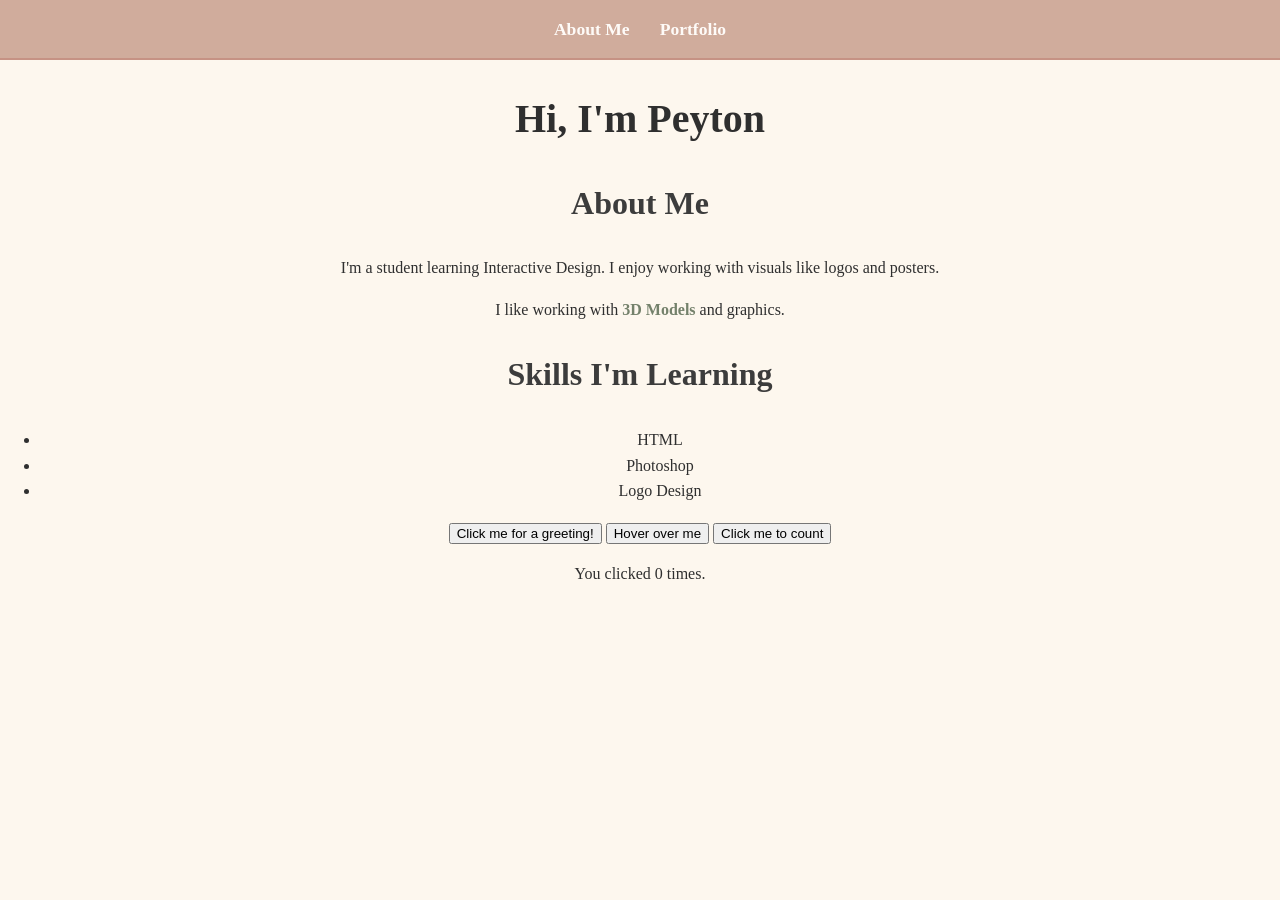
<file: index.html>
<!DOCTYPE html>
<html lang="en">
<head>
    <meta charset="UTF-8">
    <meta name="viewport" content="width=device-width, initial-scale=1.0">
    <title>Peyton About Me</title>
    <link href="style.css" rel="stylesheet">
    <script defer src="script.js"></script> <!-- JS included -->
</head>
<body>
    <header>
        <nav class="navbar">
            <a href="index.html">About Me</a>
            <a href="portfolio.html">Portfolio</a>
        </nav>
    </header>

    <main>
        <!-- About Me -->
        <h1>Hi, I'm Peyton</h1>
        <h2>About Me</h2>
        <p>I'm a student learning Interactive Design. I enjoy working with visuals like logos and posters.</p>
        <p>I like working with <span class="highlight">3D Models</span> and graphics.</p>

        <!-- Skills list -->
        <h2>Skills I'm Learning</h2>
        <ul>
            <li>HTML</li>
            <li>Photoshop</li>
            <li>Logo Design</li>
        </ul>
        
        <!-- Interactive Buttons -->
        <button id="alertMe">Click me for a greeting!</button>

        <button id="hoverButton">Hover over me</button>

        <button id="buttonCounter">Click me to count</button>
        <p id="counter">You clicked 0 times.</p>
    </main>
</body>
</html>
</file>
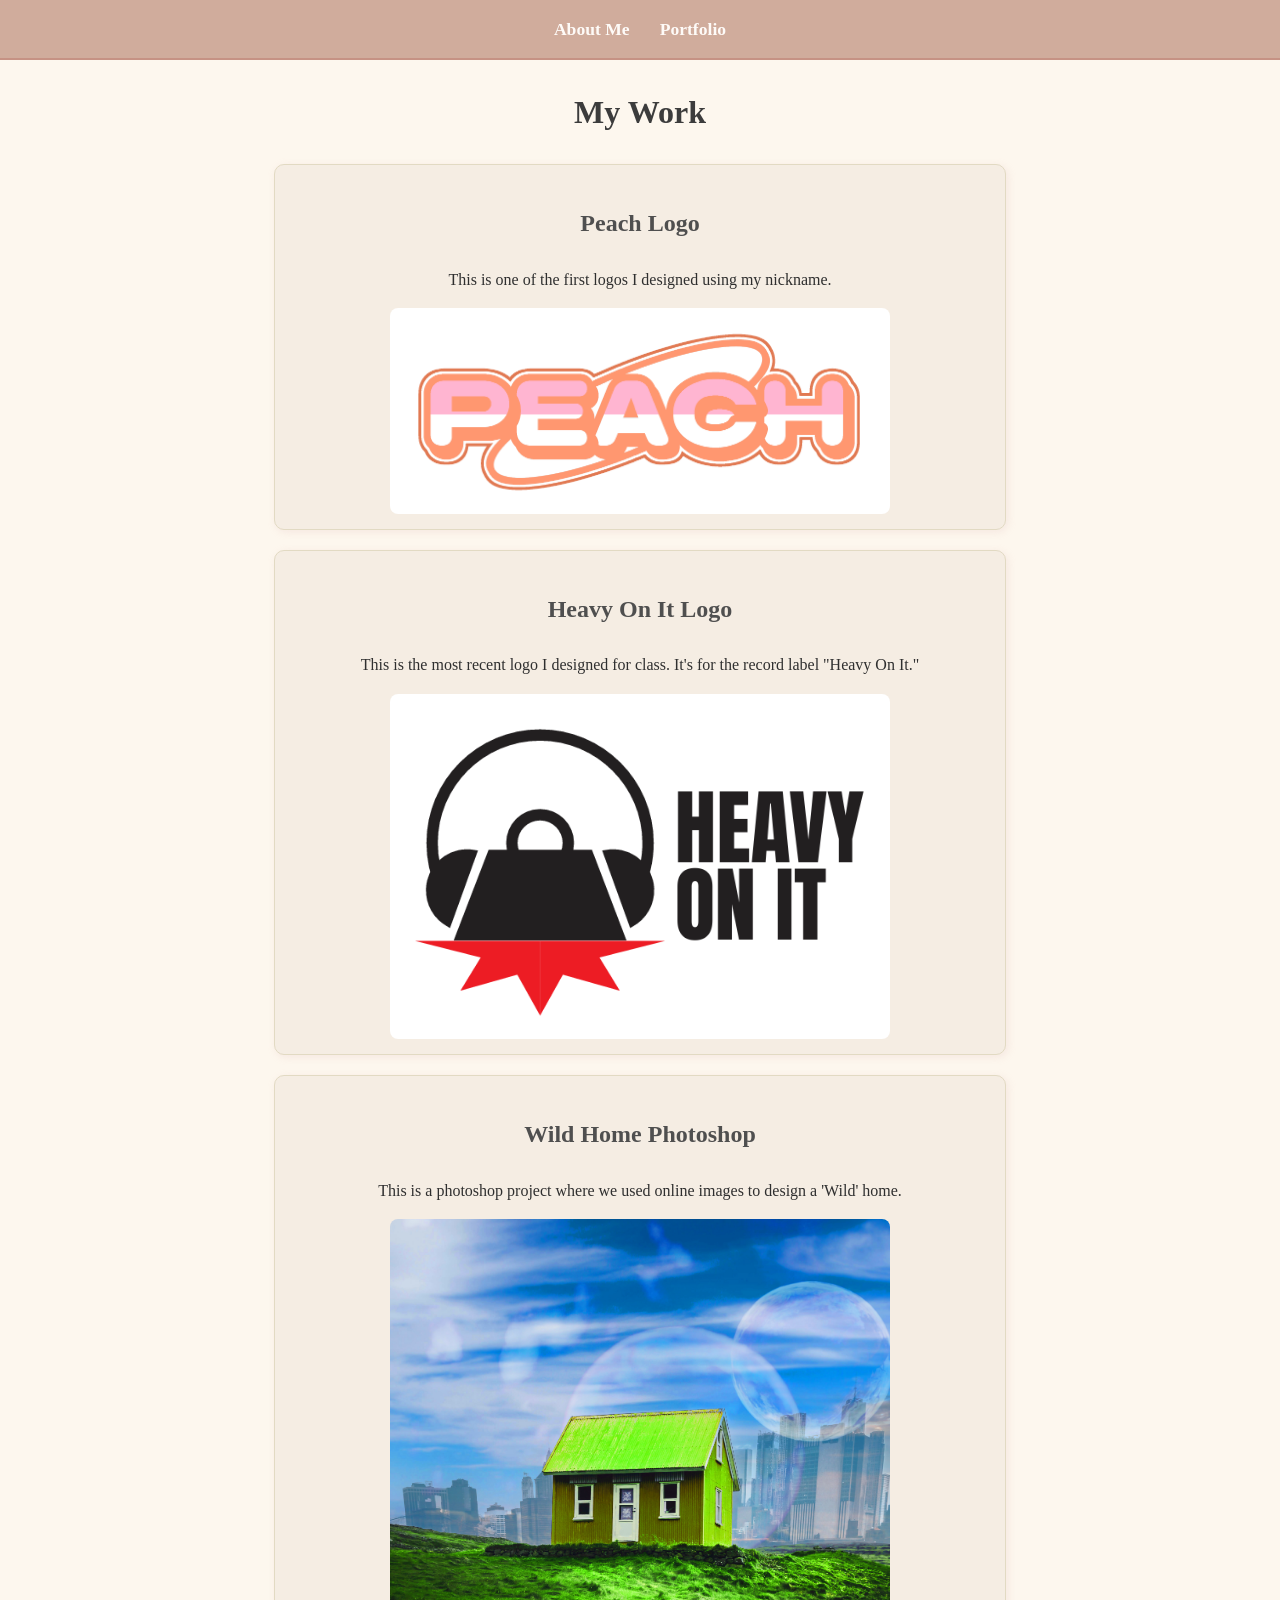
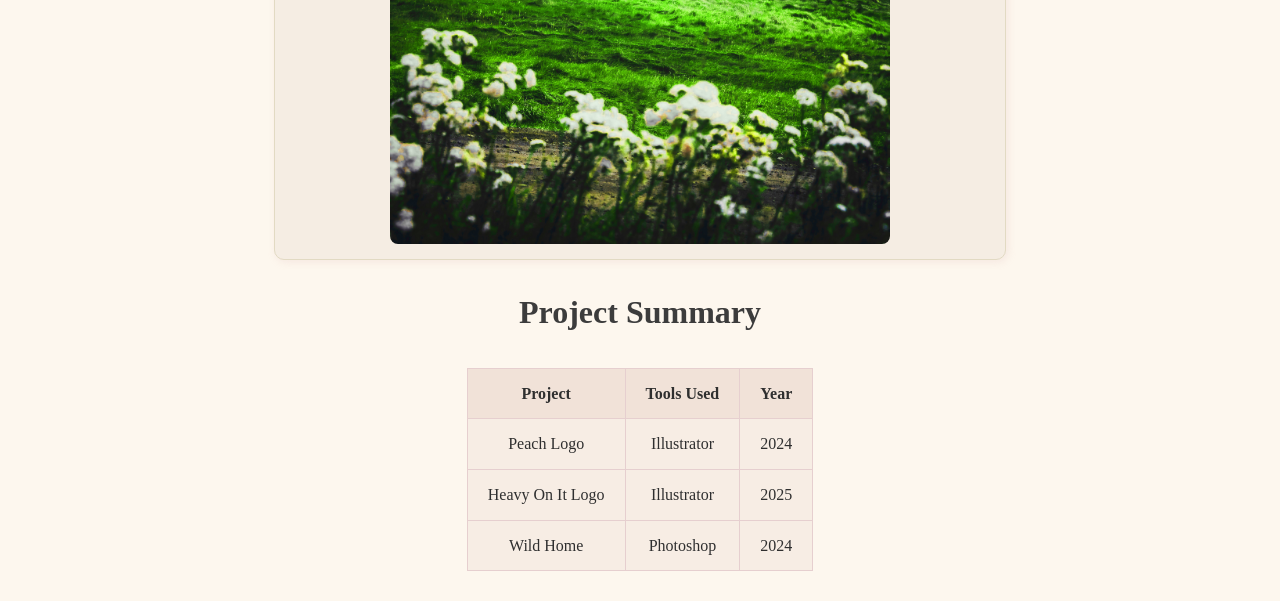
<file: portfolio.html>
<!DOCTYPE html>
<html lang="en">
<head>
    <meta charset="UTF-8">
    <meta name="viewport" content="width=device-width, initial-scale=1.0">
    <title>Peyton Portfolio</title>
    <link href="style.css" rel="stylesheet">
</head>
<body>
    <header>
        <nav class="navbar">
            <a href="index.html">About Me</a>
            <a href="portfolio.html">Portfolio</a>
        </nav>
    </header>

    <main>
        <h2>My Work</h2>

        <div class="project-card">
            <h3>Peach Logo</h3>
            <p>This is one of the first logos I designed using my nickname.</p>
            <img src="Pictures/Logo_Coloured.png" alt="Coloured Logo saying 'Peach'." />
        </div>

        <div class="project-card">
            <h3>Heavy On It Logo</h3>
            <p>This is the most recent logo I designed for class. It's for the record label "Heavy On It."</p>
            <img src="Pictures/HeavyOnIt_Logo.png" alt="Heavy On It Logo" />
        </div>

        <div class="project-card">
            <h3>Wild Home Photoshop</h3>
            <p>This is a photoshop project where we used online images to design a 'Wild' home.</p>
            <img src="Pictures/Wild_Home.jpg" alt="Green house in a field with a city behind" />
        </div>

        <h2>Project Summary</h2>
        <table>
            <tr>
                <th>Project</th>
                <th>Tools Used</th>
                <th>Year</th>
            </tr>
            <tr>
                <td>Peach Logo</td>
                <td>Illustrator</td>
                <td>2024</td>
            </tr>
            <tr>
                <td>Heavy On It Logo</td>
                <td>Illustrator</td>
                <td>2025</td>
            </tr>
            <tr>
                <td>Wild Home</td>
                <td>Photoshop</td>
                <td>2024</td>
            </tr>
        </table>
    </main>
</body>
</html>
</file>
<file: style.css>
/* === General Styles === */
body {
    background-color: #FDF7EE; /* Soft Cream */
    color: #2f2f2f; /* Charcoal Text */
    font-family: 'Georgia', serif;
    margin: 0;
    padding: 0;
    line-height: 1.6;
    text-align: center;
}

/* === Navigation Bar === */
.navbar {
    background-color: #D0AC9C; /* Blush Pink */
    display: flex;
    justify-content: center;
    gap: 30px;
    padding: 15px 0;
    border-bottom: 2px solid #C69284;
}

.navbar a {
    color: #FEFBF8;
    text-decoration: none;
    font-weight: bold;
    font-size: 1.1rem;
}

.navbar a:hover {
    text-decoration: underline;
}

/* === Typography === */
h1, h2, h3 {
    font-family: 'Georgia', serif;
    font-weight: bold;
}

h1 {
    color: #2f2f2f;
    font-size: 2.5rem;
}

h2 {
    color: #3c3c3c;
    font-size: 2rem;
}

h3 {
    color: #4f4f4f;
    font-size: 1.5rem;
}

p, li {
    font-size: 1rem;
}

.highlight {
    color: #74816b;
    font-weight: bold;
}

/* === Project Cards === */
.project-card {
    width: 700px;
    background-color: #F5EDE3;
    padding: 15px;
    margin: 20px auto;
    border: 1px solid #E2DAC3;
    border-radius: 10px;
    box-shadow: 2px 2px 8px rgba(214, 169, 169, 0.2);
}

.project-card img {
    width: 100%;
    max-width: 500px;
    display: block;
    margin-top: 10px;
    border-radius: 8px;
    margin: 10px auto 0;
}

/* === Table === */
table {
    margin: 30px auto;
    width: fit-content;
    max-width: 100%;
    border-collapse: collapse;
    text-align: center;
    background-color: #F7EDE4;
    border: 1px solid #e6cfcf;
}

td, th {
    padding: 12px 20px;
    border: 1px solid #e6cfcf;
}

th {
    background-color: #F1E2D8;
    color: #2f2f2f;
}

img {
    max-width: 100%;
}
</file>
